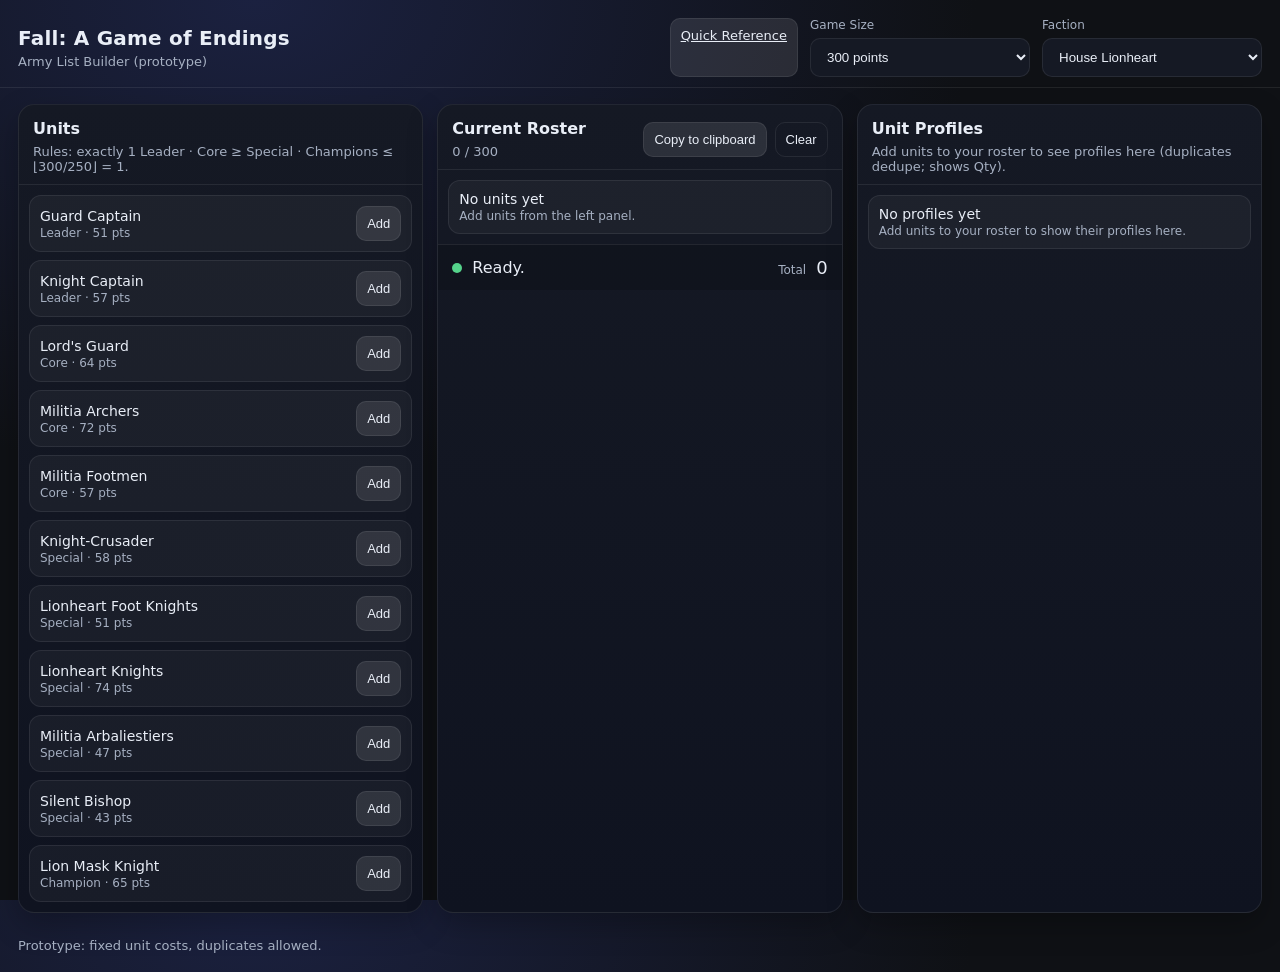
<file: index.html>
<!DOCTYPE html>

<html lang="en">
<head>
<meta charset="utf-8"/>
<meta content="width=device-width, initial-scale=1" name="viewport"/>
<title>Fall: A Game of Endings — List Builder</title>
<link href="./style.css" rel="stylesheet"/>
</head>
<body>
<header class="header">
<div class="header__title">
<h1>Fall: A Game of Endings</h1>
<p class="subtitle">Army List Builder (prototype)</p>
</div>
<div class="header__controls">
<a class="btn headerLink" href="./charts.html" target="_blank" rel="noopener noreferrer">Quick Reference</a>
<label class="control">
<span>Game Size</span>
<select id="pointsLimit"></select>
</label>
<label class="control">
<span>Faction</span>
<select id="factionSelect"></select>
</label>
</div>
</header>
<main class="layout">
<section class="panel">
<div class="panel__header">
<h2>Units</h2>
<p class="muted" id="unitHelp">Select a faction to see units.</p>
</div>
<div class="list" id="unitList"></div>
</section>
<section class="panel">
<div class="panel__header rosterHeader">
<div>
<h2>Current Roster</h2>
<p class="muted" id="rosterSummary">0 / 200</p>
</div>
<div class="rosterActions">
<button class="btn" id="copyBtn">Copy to clipboard</button>
<button class="btn btn--ghost" id="clearBtn">Clear</button>
</div>
</div>
<div class="list" id="rosterList"></div>
<div class="totalBar">
<div class="totalBar__left">
<div aria-hidden="true" class="statusDot" id="statusDot"></div>
<span id="statusText">Ready.</span>
</div>
<div class="totalBar__right">
<span class="totalLabel">Total</span>
<span class="totalValue" id="totalPoints">0</span>
</div>
</div>
</section>

<section class="panel">
<div class="panel__header">
<h2>Unit Profiles</h2>
<p class="muted" id="profileHelp">Add units to your roster to see profiles here (duplicates dedupe; shows Qty).</p>
</div>
<div class="list profiles" id="profileList"></div>
</section>
</main>
<footer class="footer">
<span class="muted">Prototype: fixed unit costs, duplicates allowed.</span>
</footer>
<script src="./app.js"></script>
</body>
</html>
</file>
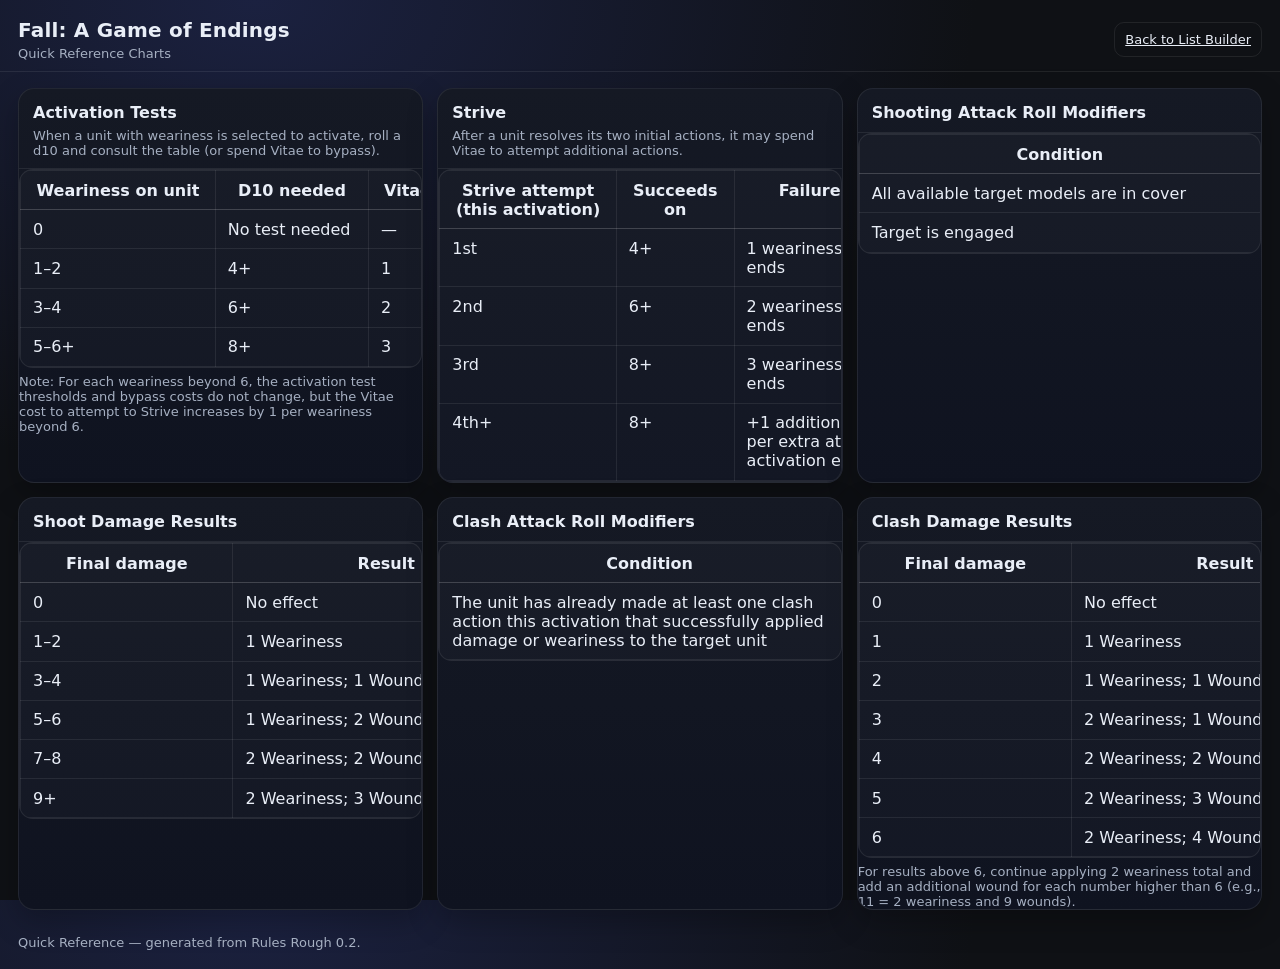
<file: charts.html>
<!DOCTYPE html>

<html lang="en">
<head>
  <meta charset="utf-8"/>
  <meta content="width=device-width, initial-scale=1" name="viewport"/>
  <title>Fall: A Game of Endings — Quick Reference</title>
  <link href="./style.css" rel="stylesheet"/>
</head>

<body>
  <header class="header">
    <div class="header__title">
      <h1>Fall: A Game of Endings</h1>
      <p class="subtitle">Quick Reference Charts</p>
    </div>
    <div class="header__controls">
      <a class="btn btn--ghost headerLink" href="./index.html">Back to List Builder</a>
    </div>
  </header>

  <main class="layout layout--single">

    <section class="panel">
      <div class="panel__header">
        <h2>Activation Tests</h2>
        <p class="muted">When a unit with weariness is selected to activate, roll a d10 and consult the table (or spend Vitae to bypass).</p>
      </div>

      <div class="panel__body">
        <div class="tableWrap">
          <table class="refTable">
            <thead>
              <tr>
                <th>Weariness on unit</th>
                <th>D10 needed</th>
                <th>Vitae to bypass</th>
              </tr>
            </thead>
            <tbody>
              <tr>
                <td>0</td>
                <td>No test needed</td>
                <td>—</td>
              </tr>
              <tr>
                <td>1–2</td>
                <td>4+</td>
                <td>1</td>
              </tr>
              <tr>
                <td>3–4</td>
                <td>6+</td>
                <td>2</td>
              </tr>
              <tr>
                <td>5–6+</td>
                <td>8+</td>
                <td>3</td>
              </tr>
            </tbody>
          </table>
        </div>

        <p class="muted refNote">Note: For each weariness beyond 6, the activation test thresholds and bypass costs do not change, but the Vitae cost to attempt to Strive increases by 1 per weariness beyond 6.</p>
      </div>
    </section>

    <section class="panel">
      <div class="panel__header">
        <h2>Strive</h2>
        <p class="muted">After a unit resolves its two initial actions, it may spend Vitae to attempt additional actions.</p>
      </div>

      <div class="panel__body">
        <div class="tableWrap">
          <table class="refTable">
            <thead>
              <tr>
                <th>Strive attempt (this activation)</th>
                <th>Succeeds on</th>
                <th>Failure penalty</th>
              </tr>
            </thead>
            <tbody>
              <tr>
                <td>1st</td>
                <td>4+</td>
                <td>1 weariness; activation ends</td>
              </tr>
              <tr>
                <td>2nd</td>
                <td>6+</td>
                <td>2 weariness; activation ends</td>
              </tr>
              <tr>
                <td>3rd</td>
                <td>8+</td>
                <td>3 weariness; activation ends</td>
              </tr>
              <tr>
                <td>4th+</td>
                <td>8+</td>
                <td>+1 additional weariness per extra attempt; activation ends</td>
              </tr>
            </tbody>
          </table>
        </div>
      </div>
    </section>

    <section class="panel">
      <div class="panel__header">
        <h2>Shooting Attack Roll Modifiers</h2>
      </div>
      <div class="panel__body">
        <div class="tableWrap">
          <table class="refTable">
            <thead>
              <tr>
                <th>Condition</th>
                <th>Modifier</th>
              </tr>
            </thead>
            <tbody>
              <tr>
                <td>All available target models are in cover</td>
                <td>-2</td>
              </tr>
              <tr>
                <td>Target is engaged</td>
                <td>-2</td>
              </tr>
            </tbody>
          </table>
        </div>
      </div>
    </section>

    <section class="panel">
      <div class="panel__header">
        <h2>Shoot Damage Results</h2>
      </div>
      <div class="panel__body">
        <div class="tableWrap">
          <table class="refTable">
            <thead>
              <tr>
                <th>Final damage</th>
                <th>Result</th>
              </tr>
            </thead>
            <tbody>
              <tr><td>0</td><td>No effect</td></tr>
              <tr><td>1–2</td><td>1 Weariness</td></tr>
              <tr><td>3–4</td><td>1 Weariness; 1 Wound</td></tr>
              <tr><td>5–6</td><td>1 Weariness; 2 Wounds</td></tr>
              <tr><td>7–8</td><td>2 Weariness; 2 Wounds</td></tr>
              <tr><td>9+</td><td>2 Weariness; 3 Wounds</td></tr>
            </tbody>
          </table>
        </div>
      </div>
    </section>

    <section class="panel">
      <div class="panel__header">
        <h2>Clash Attack Roll Modifiers</h2>
      </div>
      <div class="panel__body">
        <div class="tableWrap">
          <table class="refTable">
            <thead>
              <tr>
                <th>Condition</th>
                <th>Modifier</th>
              </tr>
            </thead>
            <tbody>
              <tr>
                <td>The unit has already made at least one clash action this activation that successfully applied damage or weariness to the target unit</td>
                <td>+1</td>
              </tr>
            </tbody>
          </table>
        </div>
      </div>
    </section>

    <section class="panel">
      <div class="panel__header">
        <h2>Clash Damage Results</h2>
      </div>
      <div class="panel__body">
        <div class="tableWrap">
          <table class="refTable">
            <thead>
              <tr>
                <th>Final damage</th>
                <th>Result</th>
              </tr>
            </thead>
            <tbody>
              <tr><td>0</td><td>No effect</td></tr>
              <tr><td>1</td><td>1 Weariness</td></tr>
              <tr><td>2</td><td>1 Weariness; 1 Wound</td></tr>
              <tr><td>3</td><td>2 Weariness; 1 Wound</td></tr>
              <tr><td>4</td><td>2 Weariness; 2 Wounds</td></tr>
              <tr><td>5</td><td>2 Weariness; 3 Wounds</td></tr>
              <tr><td>6</td><td>2 Weariness; 4 Wounds</td></tr>
            </tbody>
          </table>
        </div>

        <p class="muted refNote">For results above 6, continue applying 2 weariness total and add an additional wound for each number higher than 6 (e.g., 11 = 2 weariness and 9 wounds).</p>
      </div>
    </section>

  </main>

  <footer class="footer">
    <span class="muted">Quick Reference — generated from Rules Rough 0.2.</span>
  </footer>
</body>
</html>
</file>
<file: style.css>
:root {
  --bg: #0f1115;
  --panel: #151924;
  --panel2: #0f1320;
  --text: #e9eef7;
  --muted: #a6b0c2;
  --border: rgba(255,255,255,0.08);
  --btn: rgba(255,255,255,0.10);
  --btnHover: rgba(255,255,255,0.16);
  --danger: #ff5d5d;
  --ok: #55d38b;
  --warn: #ffcc66;
}

* { box-sizing: border-box; }
html, body { height: 100%; }

body {
  margin: 0;
  font-family: system-ui, -apple-system, Segoe UI, Roboto, Arial, sans-serif;
  background: radial-gradient(1200px 800px at 20% 0%, #1b2140 0%, var(--bg) 60%);
  color: var(--text);
}

.header {
  padding: 18px 18px 10px;
  border-bottom: 1px solid var(--border);
  display: flex;
  gap: 18px;
  flex-wrap: wrap;
  align-items: center;
  justify-content: space-between;
}

.header__title h1 {
  margin: 0;
  font-size: 20px;
  letter-spacing: 0.2px;
}

.subtitle {
  margin: 4px 0 0;
  color: var(--muted);
  font-size: 13px;
}

.header__controls {
  display: flex;
  gap: 12px;
  flex-wrap: wrap;
}

.control {
  display: grid;
  gap: 6px;
  font-size: 12px;
  color: var(--muted);
}

select {
  background: var(--panel);
  color: var(--text);
  border: 1px solid var(--border);
  border-radius: 10px;
  padding: 10px 12px;
  min-width: 220px;
}

.layout {
  padding: 16px 18px 22px;
  display: grid;
  gap: 14px;
  grid-template-columns: 1fr 1fr 1fr;
}

@media (max-width: 1200px) {
  .layout { grid-template-columns: 1fr 1fr; }
}

@media (max-width: 900px) {
  .layout { grid-template-columns: 1fr; }
  select { min-width: 0; width: 100%; }
}

.panel {
  background: linear-gradient(180deg, var(--panel) 0%, var(--panel2) 100%);
  border: 1px solid var(--border);
  border-radius: 16px;
  overflow: hidden;
  box-shadow: 0 12px 30px rgba(0,0,0,0.25);
}

.panel__header {
  padding: 14px 14px 10px;
  border-bottom: 1px solid var(--border);
}

.panel__header h2 {
  margin: 0;
  font-size: 16px;
}

.muted {
  margin: 6px 0 0;
  color: var(--muted);
  font-size: 13px;
}

.rosterHeader {
  display: flex;
  align-items: center;
  justify-content: space-between;
  gap: 10px;
}

.rosterActions { display: flex; gap: 8px; }

.list { padding: 10px; display: grid; gap: 8px; }

.row {
  background: rgba(255,255,255,0.04);
  border: 1px solid var(--border);
  border-radius: 12px;
  padding: 10px 10px;
  display: flex;
  align-items: center;
  justify-content: space-between;
  gap: 10px;
}

.row__left { display: grid; gap: 2px; min-width: 0; }
.row__title {
  font-size: 14px;
  margin: 0;
  white-space: nowrap;
  overflow: hidden;
  text-overflow: ellipsis;
}
.row__meta { color: var(--muted); font-size: 12px; }

.row__right { display: flex; align-items: center; gap: 8px; }

.btn {
  background: var(--btn);
  border: 1px solid var(--border);
  color: var(--text);
  padding: 9px 10px;
  border-radius: 10px;
  cursor: pointer;
  font-size: 13px;
}
.btn:hover { background: var(--btnHover); }

.btn--ghost {
  background: transparent;
}

.qty {
  display: inline-flex;
  align-items: center;
  gap: 6px;
  border: 1px solid var(--border);
  border-radius: 10px;
  padding: 6px 8px;
  background: rgba(0,0,0,0.15);
}

.qty__num {
  min-width: 22px;
  text-align: center;
  font-variant-numeric: tabular-nums;
}

.smallBtn {
  width: 30px;
  height: 30px;
  border-radius: 9px;
  padding: 0;
}

.totalBar {
  display: flex;
  justify-content: space-between;
  align-items: center;
  padding: 12px 14px;
  border-top: 1px solid var(--border);
  background: rgba(0,0,0,0.18);
}

.totalBar__left { display: flex; align-items: center; gap: 10px; }
.statusDot {
  width: 10px;
  height: 10px;
  border-radius: 999px;
  background: var(--ok);
}
.totalBar__right { display: flex; align-items: baseline; gap: 10px; }
.totalLabel { color: var(--muted); font-size: 12px; }
.totalValue { font-size: 18px; font-variant-numeric: tabular-nums; }

.footer {
  padding: 0 18px 18px;
}


/* Profiles */
.profiles .row { align-items: flex-start; }
.profileCard {
  padding: 10px 12px;
  border: 1px solid var(--border);
  border-radius: 14px;
  background: rgba(255,255,255,0.03);
}
.profileCard + .profileCard { margin-top: 10px; }
.profileTop {
  display: flex;
  justify-content: space-between;
  gap: 10px;
  align-items: baseline;
}
.profileName { margin: 0; font-size: 15px; }
.profileMeta { color: var(--muted); font-size: 12px; }
.profileLine { margin: 6px 0 0; color: var(--muted); font-size: 12px; }
.profileGrid {
  margin-top: 10px;
  display: grid;
  grid-template-columns: repeat(2, minmax(0, 1fr));
  gap: 8px 12px;
}
.profileGrid .kv { display: flex; justify-content: space-between; gap: 10px; font-size: 12px; }
.profileGrid .k { color: var(--muted); }
.profileSection { margin-top: 10px; }
.profileSectionTitle { margin: 0 0 6px; font-size: 12px; color: var(--muted); letter-spacing: 0.04em; text-transform: uppercase; }
.profileList { margin: 0; padding-left: 16px; }
.profileList li { margin: 2px 0; }
/* ===== Quick Reference tables (charts.html) ===== */
.tableWrap {
  overflow-x: auto;
  -webkit-overflow-scrolling: touch;
  border: 1px solid var(--border);
  border-radius: 14px;
  background: rgba(255,255,255,0.02);
}

.refTable {
  width: 100%;
  border-collapse: collapse;
  min-width: 520px; /* keeps columns readable; wrapper provides horizontal scroll on phones */
}

.refTable th,
.refTable td {
  padding: 0.6rem 0.75rem;
  border: 1px solid rgba(255,255,255,0.08);
  vertical-align: top;
}

.refTable thead th {
  border-bottom: 1px solid rgba(255,255,255,0.18);
  font-weight: 650;
}

@media (max-width: 768px) {
  .refTable { min-width: 480px; }
  .refTable th, .refTable td { padding: 0.5rem 0.6rem; }
}
</file>
